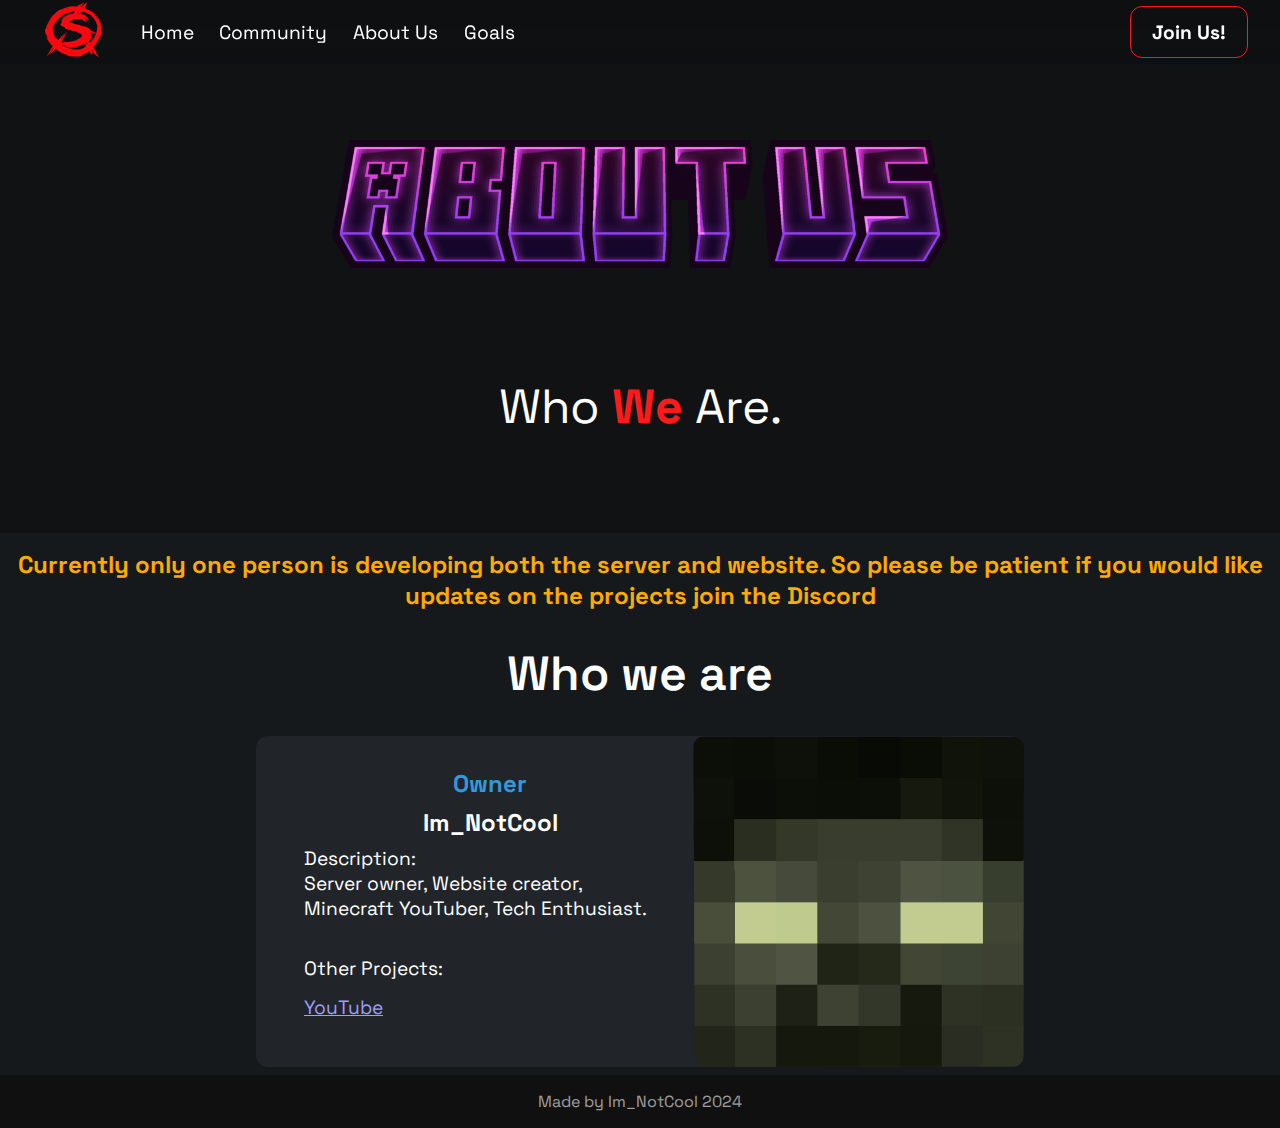
<file: about.html>
<!DOCTYPE html>
<html lang="en">
  <head>
    <meta charset="UTF-8">
    <meta http-equiv="X-UA-Compatible" content="IE=edge">
    <meta name="viewport" content="width=device-width, initial-scale=1.0">
    <title>Velocity SMP | About Us</title>
    <link rel="icon" type="image/png" href="media/favicon-v4.png">
    <link rel="stylesheet" href="media/style.css">
    <link href="https://fonts.bunny.net/css?family=Space+Grotesk:wght@500&display=swap" rel="stylesheet">
    <link rel="stylesheet" href="https://cdnjs.cloudflare.com/ajax/libs/font-awesome/4.7.0/css/font-awesome.min.css">
</head>
<body>
    <script src="https://ajax.googleapis.com/ajax/libs/jquery/3.5.1/jquery.min.js"></script>
    <nav class="desktop_navbar">
      <a href="index.html"><img class="desktop_navbar_logo_img" src="media/small-icon-v5.png" alt="logo"></a>
      <a href="index.html" class="desktop_navbar_link">Home</a>
      <a href="community.html" class="desktop_navbar_link">Community</a>
      <a href="about.html" class="desktop_navbar_link scroll">About Us</a>
      <a href="goals.html" class="desktop_navbar_link">Goals</a>
      <div class="desktop_navbar_link2_div">
          <a href="#join" class="desktop_navbar_link2 scroll">Join Us!</a>
      </div>
    </nav>
    <div class="mobile_navbar">
      <a href="#" class="mobile_navbar_logo_img_a"><img class="mobile_navbar_logo_img" src="media/V-logo-small.png" alt="logo"></a>
      <div id="mobile_navbar_links">
          <a class="mobile_navbar_link" onclick="mobile_navbar_link_hider()" href="index.html">Home</a>
          <a class="mobile_navbar_link scroll" onclick="mobile_navbar_link_hider()" href="#discord">Community</a>
          <a class="mobile_navbar_link scroll" onclick="mobile_navbar_link_hider()" href="about.html">About Us</a> <!-- Href was orginaly #about-->
          <a class="mobile_navbar_link scroll" onclick="mobile_navbar_link_hider()" href="goals.html">Goals</a>
          <a class="mobile_navbar_link scroll" onclick="mobile_navbar_link_hider()" href="#join">Join Us</a>
        </div>
        <div class="icon" onclick="mobile_navbar_link_hider()">
            <i class="fa fa-bars"></i>
        </div>
        <script>
            function mobile_navbar_link_hider() {
            var x = document.getElementById("mobile_navbar_links");
            if (x.style.display === "flex") {
                x.style.display = "none";
            } else {
                x.style.display = "flex";
            }
            } 
        </script>
    </div>
    <div class="mainflex">
        <div class="main1">
          <a class="main1_logo_a" href="#">
            <img class="main1_logo" src="media/aboutAssets/about-us-title.png" alt="VelocitySMP title">
          </a>
          <div class="main1_description">
            <a>Who </a>
            <a class="main1_actcent">We </a><a>Are.</a>
            <!-- Remove (W.I.P) After Compleation -->   
        </div>
        <div id="about"></div>
      <div class="main5">
        <a class="notice">Currently only one person is developing both the server and website. So please be patient if you would like updates on the projects join the Discord</a>
        <a class="headline">Who we are</a>
        <div class="main5_admin_div">
          <div class="main5_admins_div main5_admins_dev_type2">
            <img class="main5_admins_img" alt="admin member img" src="media/head.png">
            <div class="main5_admins_description_div">
              <a class="main5_admins_description_rank main5_admins_description_rank_owner">Owner</a>
              <a class="main5_admins_description_title" href="#about">Im_NotCool</a>
              <a class="main5_admins_description">Description:<br>Server owner, Website creator, Minecraft YouTuber, Tech Enthusiast.</a>
              <br>
              <!-- Other Projects -->
              <a class="main5_admins_description">Other Projects:<br></a>
              <!-- LittleLink -->
              <a class="main5_admins_description" href="https://www.youtube.com/@Im_NotCoolMC">YouTube</a>
            </div>
        <!-- Extra people cards 
          </div>
          <div class="main5_admins_div main5_admins_dev_type1">
            <img class="main5_admins_img" alt="admin member img" src="media/member_placeholder.webp">
            <div class="main5_admins_description_div">
              <a class="main5_admins_description_rank main5_admins_description_rank_admin">[Admin]</a>
              <a class="main5_admins_description_title" href="https://example.com">Admin Name</a>
              <a class="main5_admins_description">Admin<br>description</a>
            </div>
          </div>
        </div>
        <div class="main5_supporter_div">
          <div class="main5_supporters_div">
            <img class="main5_supporters_img" alt="supporters member img" src="media/member_placeholder.webp">
            <div class="main5_supporters_description_div">
              <a class="main5_supporters_description_rank main5_supporters_description_rank_supporter">[Supporter]</a>
              <a class="main5_supporters_description_title">Replacable Supporter 1</a>
              <a class="main5_supporters_description">Supporter<br>Description</a>
            </div>
          </div>
          <div class="main5_supporters_div">
            <img class="main5_supporters_img" alt="supporters member img" src="media/member_placeholder.webp">
            <div class="main5_supporters_description_div">
              <a class="main5_supporters_description_rank main5_supporters_description_rank_supporter">[Supporter]</a>
              <a class="main5_supporters_description_title">Replacable Supporter 2</a>
              <a class="main5_supporters_description">Supporter<br>Description</a>
            </div>
          </div>
          <div class="main5_supporters_div">
            <img class="main5_supporters_img" alt="supporters member img" src="media/member_placeholder.webp">
            <div class="main5_supporters_description_div">
              <a class="main5_supporters_description_rank main5_supporters_description_rank_supporter">[Supporter]</a>
              <a class="main5_supporters_description_title">Replacable Supporter 3</a>
              <a class="main5_supporters_description">Supporter<br>Description</a>
            </div>
          </div>
          <div class="main5_supporters_div">
            <img class="main5_supporters_img" alt="supporters member img" src="media/member_placeholder.webp">
            <div class="main5_supporters_description_div">
              <a class="main5_supporters_description_rank main5_supporters_description_rank_supporter">[Supporter]</a>
              <a class="main5_supporters_description_title">Replacable Supporter 4</a>
              <a class="main5_supporters_description">Supporter<br>Description</a>
            </div>
          </div>
        -->
        <br>
        <br>
    
      </div>
              </div>
            </div>
          </div>
        </div>
      </div>
    </div>
    <footer class="copyright_div">
      <a href="https://github.com/fir15playz" class="copyright">Made by Im_NotCool 2024</a>
    </footer>
  </body>
</html>
</file>
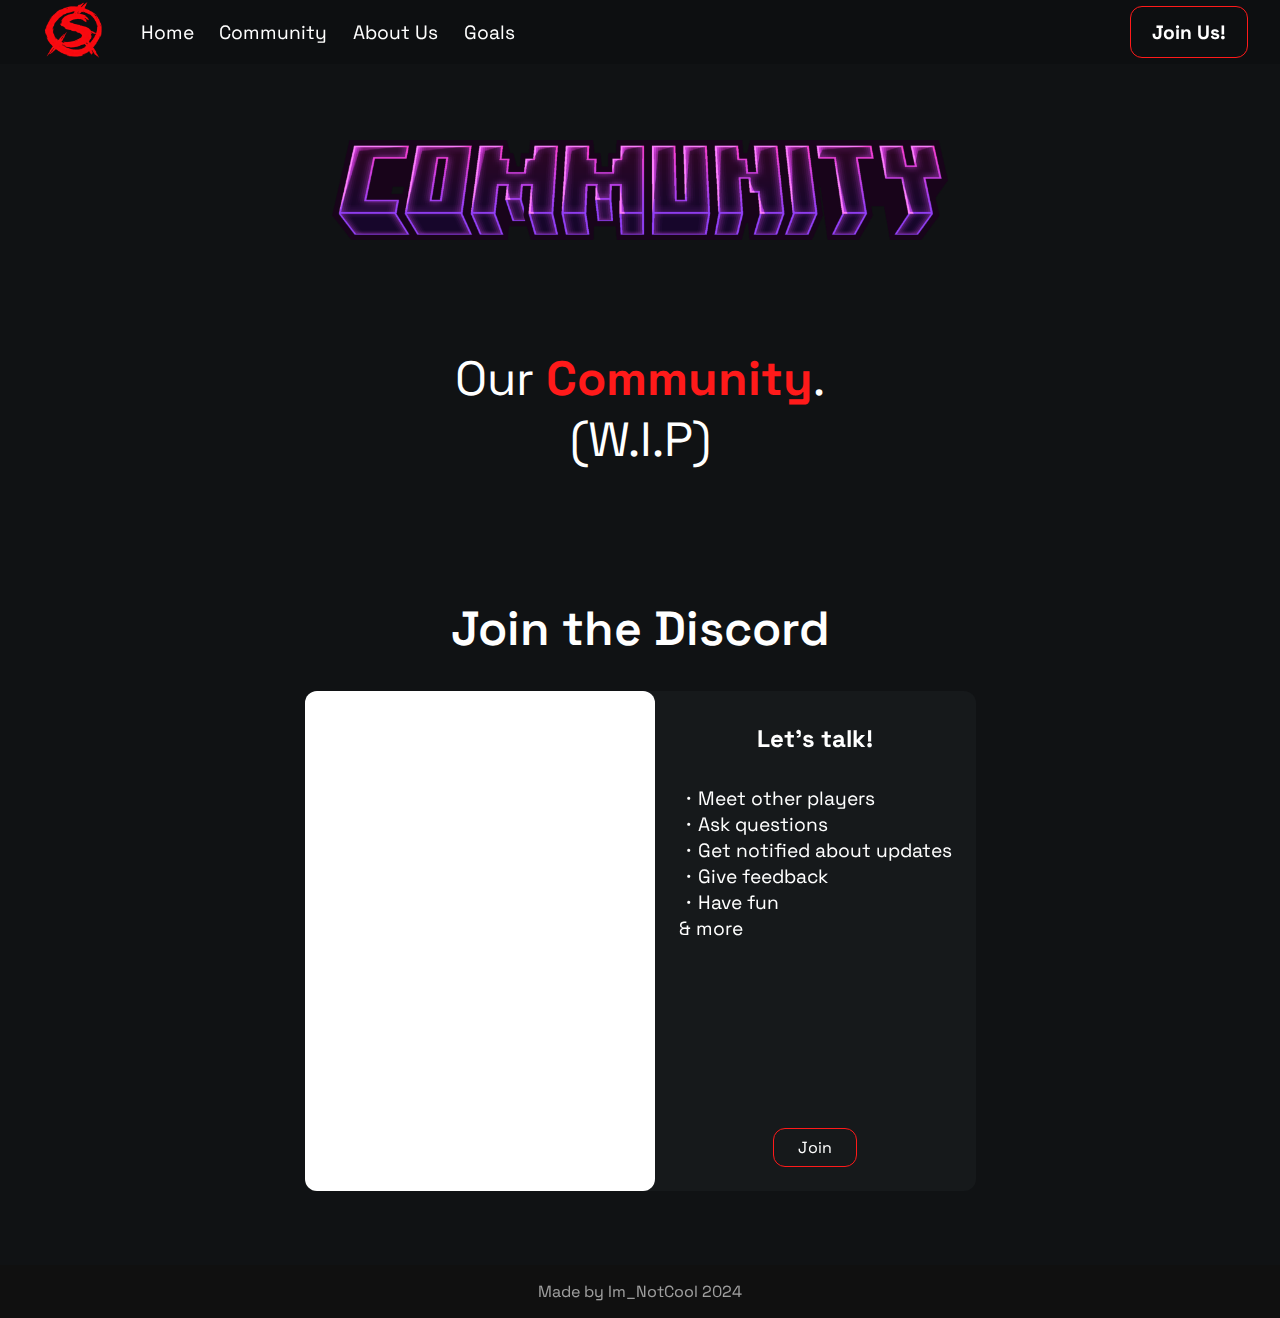
<file: community.html>
<!DOCTYPE html>
<html lang="en">
  <head>
    <meta charset="UTF-8">
    <meta http-equiv="X-UA-Compatible" content="IE=edge">
    <meta name="viewport" content="width=device-width, initial-scale=1.0">
    <title>Velocity SMP | Community</title>
    <link rel="icon" type="image/png" href="media/favicon-v4.png">
    <link rel="stylesheet" href="media/style.css">
    <link href="https://fonts.bunny.net/css?family=Space+Grotesk:wght@500&display=swap" rel="stylesheet">
    <link rel="stylesheet" href="https://cdnjs.cloudflare.com/ajax/libs/font-awesome/4.7.0/css/font-awesome.min.css">
</head>
<body>
    <script src="https://ajax.googleapis.com/ajax/libs/jquery/3.5.1/jquery.min.js"></script>
    <nav class="desktop_navbar">
      <a href="index.html"><img class="desktop_navbar_logo_img" src="media/small-icon-v5.png" alt="logo"></a>
      <a href="index.html" class="desktop_navbar_link">Home</a>
      <a href="community.html" class="desktop_navbar_link">Community</a>
      <a href="about.html" class="desktop_navbar_link">About Us</a>
      <a href="goals.html" class="desktop_navbar_link">Goals</a>
      <div class="desktop_navbar_link2_div">
          <a href="#join" class="desktop_navbar_link2 scroll">Join Us!</a>
      </div>
    </nav>
    <div class="mobile_navbar">
      <a href="#" class="mobile_navbar_logo_img_a"><img class="mobile_navbar_logo_img" src="media/V-logo-small.png" alt="logo"></a>
      <div id="mobile_navbar_links">
          <a class="mobile_navbar_link" onclick="mobile_navbar_link_hider()" href="index.html">Home</a>
          <a class="mobile_navbar_link scroll" onclick="mobile_navbar_link_hider()" href="community.html">Community</a>
          <a class="mobile_navbar_link scroll" onclick="mobile_navbar_link_hider()" href="about.html">About Us</a> <!-- Href was orginaly #about-->
          <a class="mobile_navbar_link scroll" onclick="mobile_navbar_link_hider()" href="goals.html">Goals</a>
          <a class="mobile_navbar_link scroll" onclick="mobile_navbar_link_hider()" href="#join">Join Us</a>
        </div>
      <div class="icon" onclick="mobile_navbar_link_hider()">
        <i class="fa fa-bars"></i>
      </div>
        <script>
            function mobile_navbar_link_hider() {
            var x = document.getElementById("mobile_navbar_links");
            if (x.style.display === "flex") {
                x.style.display = "none";
            } else {
                x.style.display = "flex";
            }
            } 
        </script>
    </div>
    <div class="mainflex">
      <div class="main1">
        <a class="main1_logo_a" href="#">
          <img class="main1_logo" src="media/communityAssets/community.png" alt="VelocitySMP title">
        </a>
        <div class="main1_description">
          <a>Our</a>
          <a class="main1_actcent">Community</a><a>.</a>
          <!-- Remove (W.I.P) After Compleation -->
          <br>
          <a>(W.I.P)</a>
        </div>
    <div class="mainflex">
      <div id="discord"></div>
      <div class="main4">
        <a class="headline">Join the Discord</a>
        <div class="main4_dc_div">
          <iframe class="main4_dc_widget" src="https://discord.com/widget?id=1316975834610794567&theme=dark" width="350" height="500" title="discord" sandbox="allow-popups allow-popups-to-escape-sandbox allow-same-origin allow-scripts"></iframe>
          <div class="main4_dc_description_div">
            <a class="main4_dc_description_title">Let's talk!</a>
            <a class="main4_dc_description"> ・Meet other players <br> ・Ask questions <br> ・Get notified about updates <br> ・Give feedback  <br> ・Have fun<br> &amp; more </a>
            <a href="https://discord.gg/Nxh2zXxYJ7" class="main4_dc_button_a">
              <div class="main4_dc_button">Join</div>
            </a>
          </div>
        </div>
      </div>
    </div><div class="mainflex">
    <!-- Extra <br> -->
        <br>
        <br>

        </div>
      </div>
    </div>
    <footer class="copyright_div">
      <a href="https://github.com/fir15playz" class="copyright">Made by Im_NotCool 2024</a>
    </footer>
  </body>
</html>
</file>
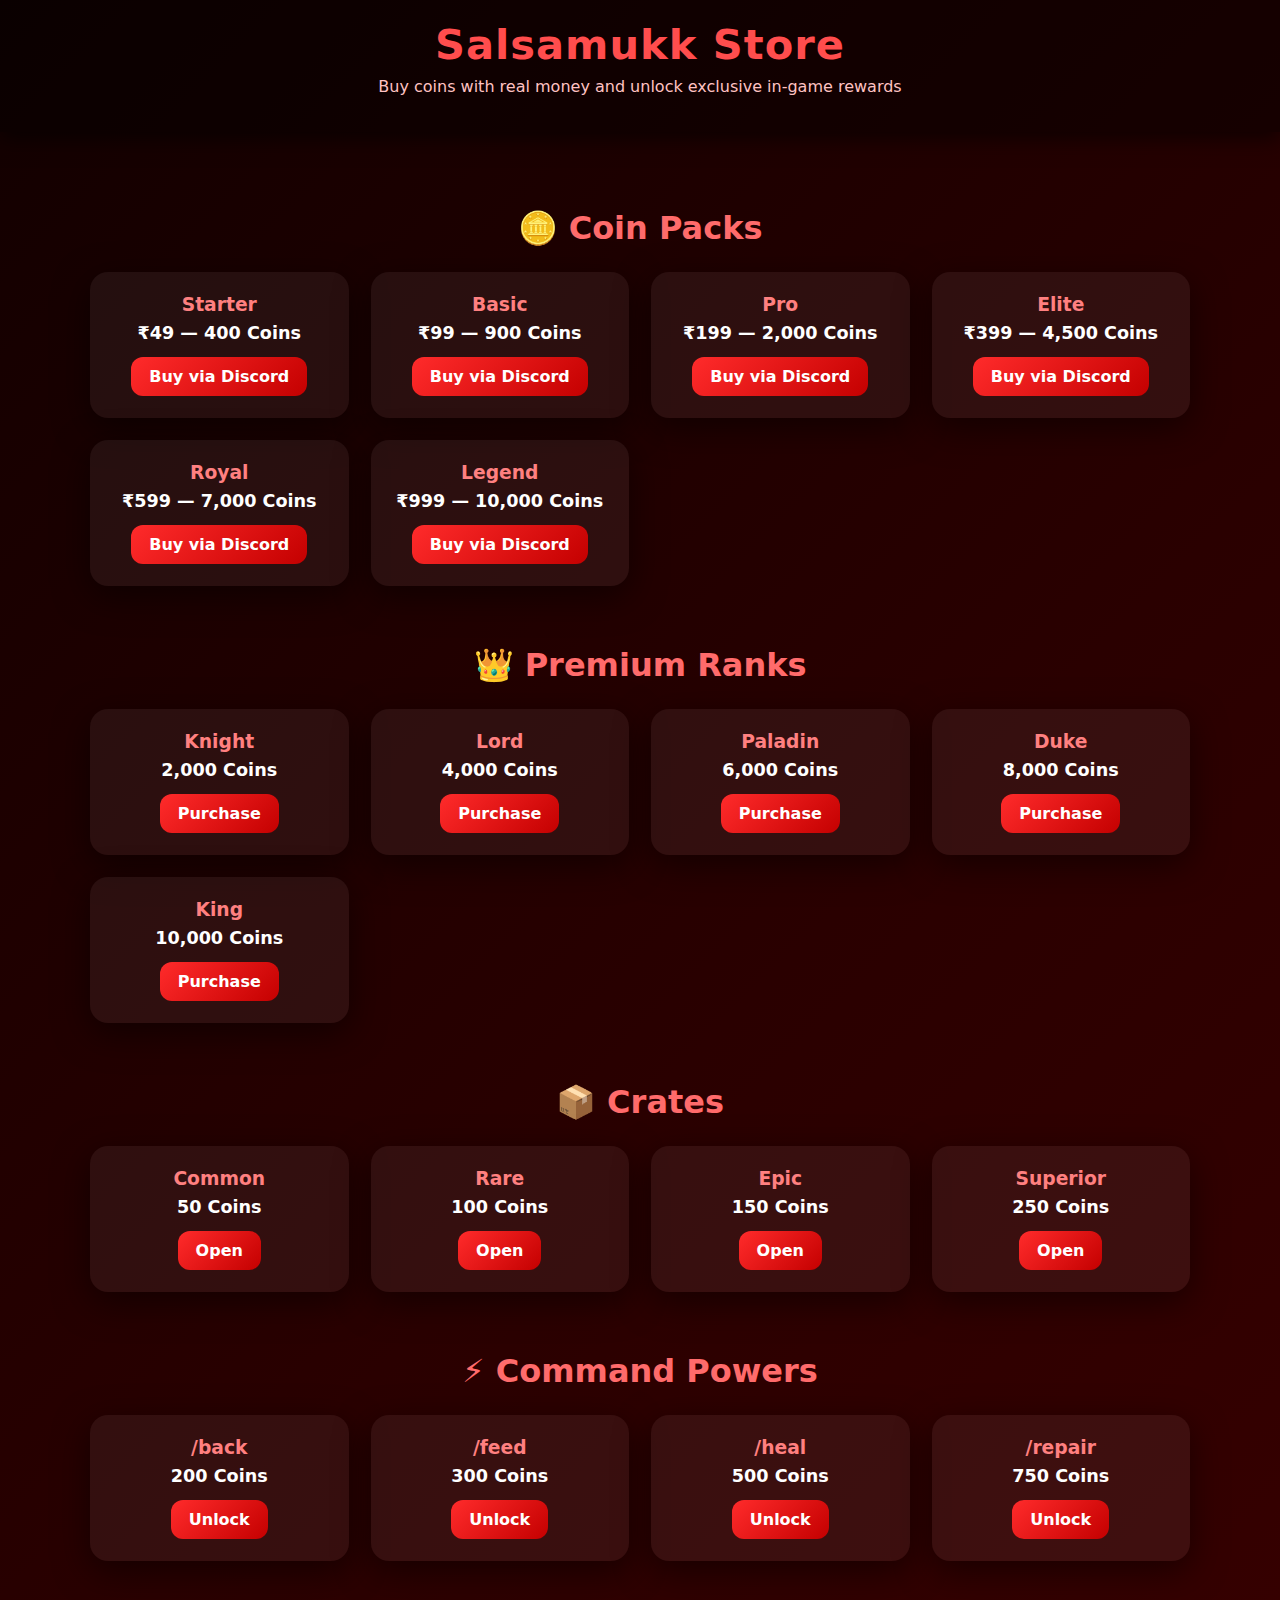
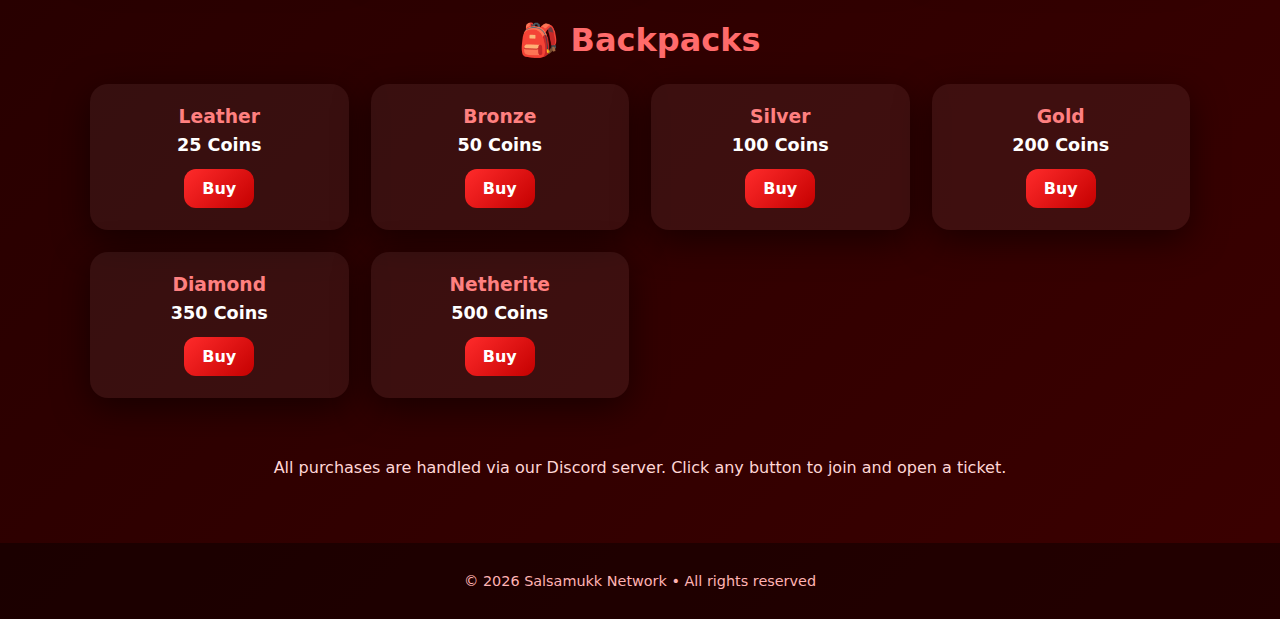
<file: store.html>
<!DOCTYPE html>
<html lang="en">
<head>
  <meta charset="UTF-8" />
  <meta name="viewport" content="width=device-width, initial-scale=1.0" />
  <title>Salsamukk Store</title>
  <meta name="description" content="Official Salsamukk Minecraft Server Store – Buy coins, ranks, crates, commands, and backpacks." />
  <style>
    body {
      margin: 0;
      font-family: system-ui, -apple-system, Segoe UI, Roboto, Ubuntu, Cantarell, "Helvetica Neue", Arial, sans-serif;
      background: linear-gradient(135deg, #120000, #2a0000, #3b0000);
      color: #ffffff;
    }

    header {
      padding: 20px;
      text-align: center;
      background: rgba(0,0,0,0.4);
      box-shadow: 0 6px 20px rgba(0,0,0,0.6);
    }

    header h1 {
      margin: 0;
      font-size: 2.6rem;
      color: #ff4d4d;
      letter-spacing: 1px;
    }

    header p {
      margin-top: 8px;
      color: #ffc2c2;
    }

    .container {
      max-width: 1100px;
      margin: auto;
      padding: 50px 20px;
    }

    .section {
      margin-bottom: 60px;
    }

    .section h2 {
      text-align: center;
      color: #ff6b6b;
      margin-bottom: 25px;
      font-size: 2rem;
    }

    .grid {
      display: grid;
      grid-template-columns: repeat(auto-fit, minmax(220px, 1fr));
      gap: 22px;
    }

    .card {
      background: rgba(255,255,255,0.06);
      border-radius: 18px;
      padding: 22px;
      text-align: center;
      box-shadow: 0 10px 35px rgba(0,0,0,0.5);
      transition: transform 0.2s ease, box-shadow 0.2s ease;
    }

    .card:hover {
      transform: translateY(-6px);
      box-shadow: 0 18px 45px rgba(0,0,0,0.7);
    }

    .card h3 {
      margin-top: 0;
      margin-bottom: 8px;
      color: #ff8080;
    }

    .price {
      font-size: 1.1rem;
      font-weight: 600;
      margin-bottom: 14px;
    }

    .buy-btn {
      display: inline-block;
      padding: 10px 18px;
      border-radius: 12px;
      background: linear-gradient(135deg, #ff2b2b, #c40000);
      color: #ffffff;
      text-decoration: none;
      font-weight: 700;
      transition: transform 0.15s ease, box-shadow 0.15s ease;
    }

    .buy-btn:hover {
      transform: scale(1.05);
      box-shadow: 0 8px 25px rgba(255,0,0,0.6);
    }

    footer {
      text-align: center;
      padding: 30px 15px;
      background: rgba(0,0,0,0.4);
      color: #ffb3b3;
      font-size: 0.9rem;
    }

    .note {
      text-align: center;
      margin-top: 40px;
      color: #ffd6d6;
    }
  </style>
</head>
<body>

  <header>
    <h1>Salsamukk Store</h1>
    <p>Buy coins with real money and unlock exclusive in‑game rewards</p>
  </header>

  <div class="container">

    <div class="section">
      <h2>🪙 Coin Packs</h2>
      <div class="grid">
        <div class="card"><h3>Starter</h3><div class="price">₹49 — 400 Coins</div><a class="buy-btn" href="https://discord.gg/ehYcSbRQS6">Buy via Discord</a></div>
        <div class="card"><h3>Basic</h3><div class="price">₹99 — 900 Coins</div><a class="buy-btn" href="https://discord.gg/ehYcSbRQS6">Buy via Discord</a></div>
        <div class="card"><h3>Pro</h3><div class="price">₹199 — 2,000 Coins</div><a class="buy-btn" href="https://discord.gg/ehYcSbRQS6">Buy via Discord</a></div>
        <div class="card"><h3>Elite</h3><div class="price">₹399 — 4,500 Coins</div><a class="buy-btn" href="https://discord.gg/ehYcSbRQS6">Buy via Discord</a></div>
        <div class="card"><h3>Royal</h3><div class="price">₹599 — 7,000 Coins</div><a class="buy-btn" href="https://discord.gg/ehYcSbRQS6">Buy via Discord</a></div>
        <div class="card"><h3>Legend</h3><div class="price">₹999 — 10,000 Coins</div><a class="buy-btn" href="https://discord.gg/ehYcSbRQS6">Buy via Discord</a></div>
      </div>
    </div>

    <div class="section">
      <h2>👑 Premium Ranks</h2>
      <div class="grid">
        <div class="card"><h3>Knight</h3><div class="price">2,000 Coins</div><a class="buy-btn" href="https://discord.gg/ehYcSbRQS6">Purchase</a></div>
        <div class="card"><h3>Lord</h3><div class="price">4,000 Coins</div><a class="buy-btn" href="https://discord.gg/ehYcSbRQS6">Purchase</a></div>
        <div class="card"><h3>Paladin</h3><div class="price">6,000 Coins</div><a class="buy-btn" href="https://discord.gg/ehYcSbRQS6">Purchase</a></div>
        <div class="card"><h3>Duke</h3><div class="price">8,000 Coins</div><a class="buy-btn" href="https://discord.gg/ehYcSbRQS6">Purchase</a></div>
        <div class="card"><h3>King</h3><div class="price">10,000 Coins</div><a class="buy-btn" href="https://discord.gg/ehYcSbRQS6">Purchase</a></div>
      </div>
    </div>

    <div class="section">
      <h2>📦 Crates</h2>
      <div class="grid">
        <div class="card"><h3>Common</h3><div class="price">50 Coins</div><a class="buy-btn" href="https://discord.gg/ehYcSbRQS6">Open</a></div>
        <div class="card"><h3>Rare</h3><div class="price">100 Coins</div><a class="buy-btn" href="https://discord.gg/ehYcSbRQS6">Open</a></div>
        <div class="card"><h3>Epic</h3><div class="price">150 Coins</div><a class="buy-btn" href="https://discord.gg/ehYcSbRQS6">Open</a></div>
        <div class="card"><h3>Superior</h3><div class="price">250 Coins</div><a class="buy-btn" href="https://discord.gg/ehYcSbRQS6">Open</a></div>
      </div>
    </div>

    <div class="section">
      <h2>⚡ Command Powers</h2>
      <div class="grid">
        <div class="card"><h3>/back</h3><div class="price">200 Coins</div><a class="buy-btn" href="https://discord.gg/ehYcSbRQS6">Unlock</a></div>
        <div class="card"><h3>/feed</h3><div class="price">300 Coins</div><a class="buy-btn" href="https://discord.gg/ehYcSbRQS6">Unlock</a></div>
        <div class="card"><h3>/heal</h3><div class="price">500 Coins</div><a class="buy-btn" href="https://discord.gg/ehYcSbRQS6">Unlock</a></div>
        <div class="card"><h3>/repair</h3><div class="price">750 Coins</div><a class="buy-btn" href="https://discord.gg/ehYcSbRQS6">Unlock</a></div>
      </div>
    </div>

    <div class="section">
      <h2>🎒 Backpacks</h2>
      <div class="grid">
        <div class="card"><h3>Leather</h3><div class="price">25 Coins</div><a class="buy-btn" href="https://discord.gg/ehYcSbRQS6">Buy</a></div>
        <div class="card"><h3>Bronze</h3><div class="price">50 Coins</div><a class="buy-btn" href="https://discord.gg/ehYcSbRQS6">Buy</a></div>
        <div class="card"><h3>Silver</h3><div class="price">100 Coins</div><a class="buy-btn" href="https://discord.gg/ehYcSbRQS6">Buy</a></div>
        <div class="card"><h3>Gold</h3><div class="price">200 Coins</div><a class="buy-btn" href="https://discord.gg/ehYcSbRQS6">Buy</a></div>
        <div class="card"><h3>Diamond</h3><div class="price">350 Coins</div><a class="buy-btn" href="https://discord.gg/ehYcSbRQS6">Buy</a></div>
        <div class="card"><h3>Netherite</h3><div class="price">500 Coins</div><a class="buy-btn" href="https://discord.gg/ehYcSbRQS6">Buy</a></div>
      </div>
    </div>

    <p class="note">All purchases are handled via our Discord server. Click any button to join and open a ticket.</p>

  </div>

  <footer>
    © 2026 Salsamukk Network • All rights reserved
  </footer>

</body>
</html>
</file>
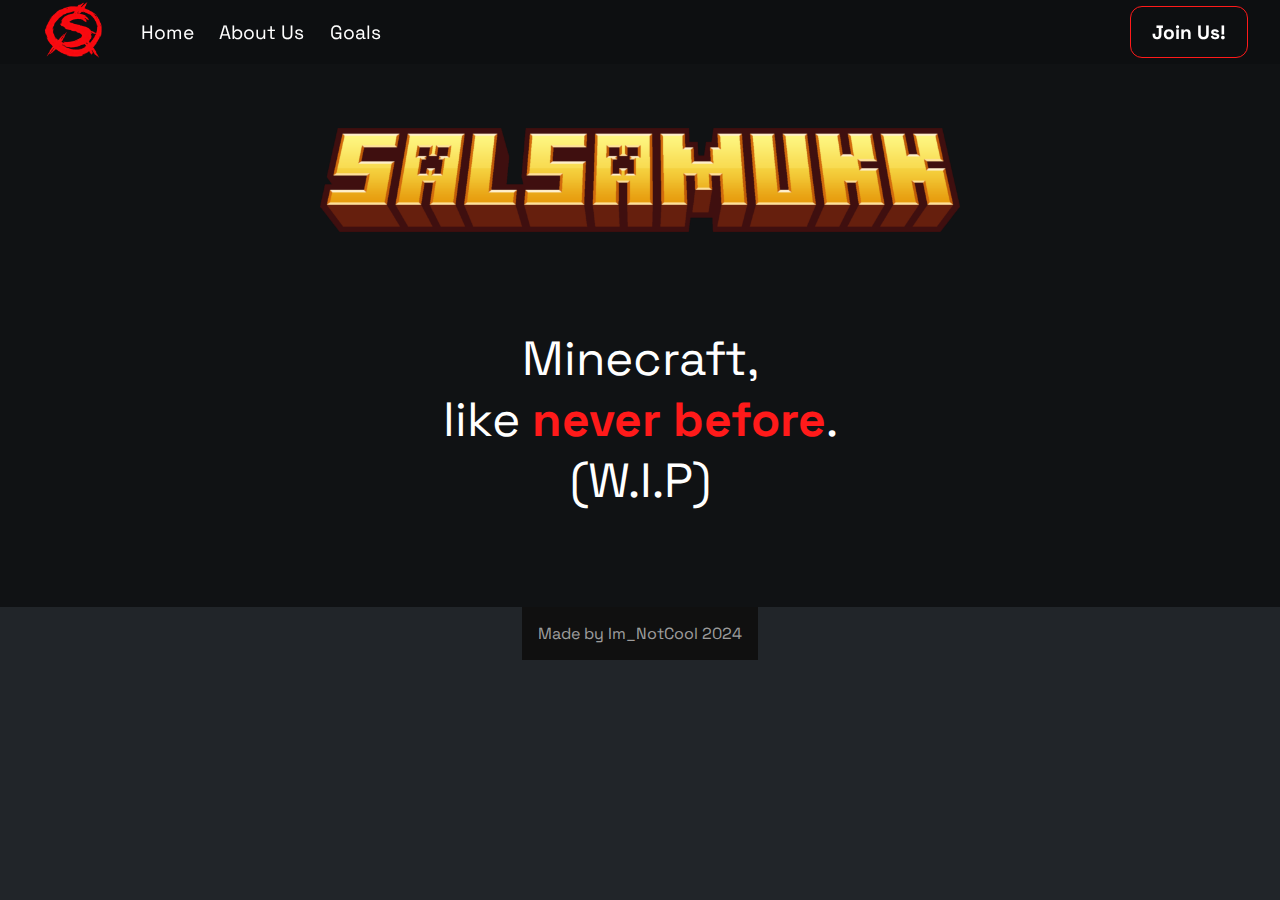
<file: template.html>
<!DOCTYPE html>
<html lang="en">
  <head>
    <meta charset="UTF-8">
    <meta http-equiv="X-UA-Compatible" content="IE=edge">
    <meta name="viewport" content="width=device-width, initial-scale=1.0">
    <title>Velocity SMP | TemplateTemplate</title>
    <link rel="icon" type="image/png" href="media/favicon-v4.png">
    <link rel="stylesheet" href="media/style.css">
    <link href="https://fonts.bunny.net/css?family=Space+Grotesk:wght@500&display=swap" rel="stylesheet">
    <link rel="stylesheet" href="https://cdnjs.cloudflare.com/ajax/libs/font-awesome/4.7.0/css/font-awesome.min.css">
</head>
<body>
    <script src="https://ajax.googleapis.com/ajax/libs/jquery/3.5.1/jquery.min.js"></script>
    <nav class="desktop_navbar">
      <a href="index.html"><img class="desktop_navbar_logo_img" src="media/small-icon-v5.png" alt="logo"></a>
      <a href="index.html" class="desktop_navbar_link">Home</a>
      <a href="community.html" class="desktop_navbar_link">About Us</a>
      <a href="goals.html" class="desktop_navbar_link">Goals</a>
      <div class="desktop_navbar_link2_div">
          <a href="#join" class="desktop_navbar_link2 scroll">Join Us!</a>
      </div>
    </nav>
    <div class="mobile_navbar">
      <a href="#" class="mobile_navbar_logo_img_a"><img class="mobile_navbar_logo_img" src="media/V-logo-small.png" alt="logo"></a>
      <div id="mobile_navbar_links">
          <a class="mobile_navbar_link" onclick="mobile_navbar_link_hider()" href="#">Home</a>
          <a class="mobile_navbar_link scroll" onclick="mobile_navbar_link_hider()" href="#discord">Community</a>
          <a class="mobile_navbar_link scroll" onclick="mobile_navbar_link_hider()" href="about.html">About Us</a> <!-- Href was orginaly #about-->
          <a class="mobile_navbar_link scroll" onclick="mobile_navbar_link_hider()" href="goals.html">Goals</a>
          <a class="mobile_navbar_link scroll" onclick="mobile_navbar_link_hider()" href="#join">Join Us</a>
        </div>
        <div class="icon" onclick="mobile_navbar_link_hider()">
            <i class="fa fa-bars"></i>
        </div>
        <script>
            function mobile_navbar_link_hider() {
            var x = document.getElementById("mobile_navbar_links");
            if (x.style.display === "flex") {
                x.style.display = "none";
            } else {
                x.style.display = "flex";
            }
            } 
        </script>
    </div>
    <div class="mainflex">
      <div class="main1">
        <a class="main1_logo_a" href="#">
          <img class="main1_logo" src="media/VelocitySMP-MC-Title.png" alt="VelocitySMP title">
        </a>
        <div class="main1_description">
          <a>Minecraft,<br>like</a>
          <a class="main1_actcent">never before</a><a>.</a>
          <!-- Remove (W.I.P) After Compleation -->
          <br>
          <a>(W.I.P)</a>
        
        <!-- Input Page Content -->





        <!-- Footer -->
      </div>
    </div>
    <footer class="copyright_div">
      <a href="https://github.com/fir15playz" class="copyright">Made by Im_NotCool 2024</a>
    </footer>
  </body>
</html>
</file>
<file: media/style.css>
:root {
    --nice-padding: 6rem;
    --roundness: 0.75rem;

    /* 🔴 BRIGHT RED ACCENTS */
    --accent1: #ff1a1a;          /* primary red */
    --accent2: #cc0000;          /* darker red */
    --accent2_transp: #ff1a1a55; /* transparent red */

    --background1: #212529;
    --background2: #16191b;

    color-scheme: dark;
}


.notice {
    margin-top: 1rem;
    font-weight: 800;
    font-size: 1.5rem;
    color:var(--accent1);
    text-align: center;
    color: #ffaa00;
}

span {
    font-family: 'Space Grotesk', sans-serif;
}

body {
    font-family:'Space Grotesk', sans-serif;
    background-color: var(--background1);
    color: white;
    margin:0px;
}


#more {
    padding-top:5rem;
    margin-top: -5rem;
}
#discord {
    padding-top:5rem;
    margin-top: -5rem;
}
#about {
    padding-top:5rem;
    margin-top: -5rem;
}
#join {
    padding-top:5rem;
    margin-top: -5rem;
}


.banner {
    display: flex;
    position: fixed;
    background-color: #ff000099;
    width: 100%;
    height: 3rem;
    z-index: 10;
    font-size: 2rem;
    font-weight: 600;
    justify-content: center;
    backdrop-filter: blur(15px);
    align-content: center;
    padding-top: .4rem;
}



.headline {
    margin-top: 2rem;
    color: #fff;
    font-size:3rem;
    text-align: center;
    font-weight: 600;
}

.desktop_navbar {
    position:fixed;
    display: flex;
    height: 4rem;
    width: 100%;
    top: 0;
    right: 0;
    left: 0;
    bottom:0;
    background-color: #00000022;
    backdrop-filter: blur(15px);
    z-index: 5;
    align-items: center;
    justify-content: center;
    flex-direction: row;
}

.desktop_navbar_logo_img {
    width: 5rem;
    padding-left: 2rem;
    padding-right: 1rem;
}

.desktop_navbar_link {
    font-size: 1.2rem;
    padding: .8rem;
    transition: all .5s;
    text-decoration: none;
    color: #fff;
    text-align: center;
}
.desktop_navbar_link:hover {
    color: var(--accent1);
}

.desktop_navbar_link2 {
    padding:.5rem;
    color: #fff;
    text-decoration: none;
    text-align: center;
}
.desktop_navbar_link2_div {
    font-size: 1.2rem;
    padding: .8rem;
    transition: all .5s;
    margin-left: auto;
    margin-right: 2rem;
    font-weight: 700;
    border: solid 1px var(--accent1);
    border-radius: var(--roundness);
    text-align: center;
}
.desktop_navbar_link2_div:hover {
    border: solid 1px var(--accent2);
    background-color: var(--accent2);
    transform: scale(1.05)
}

.mobile_navbar {
    display: none;
    overflow: hidden;
    background-color: #00000033;
    backdrop-filter: blur(15px);
    position: fixed;
    width: 100%;
    z-index: 5;
    flex-direction: row;
    min-height: 53px;
}

.mobile_navbar_logo_img {
    position: absolute;
    display: block;
    height: 42px;
    padding-left: .5rem;
    top: 0;
    left: 0;
    padding-top: 3.5px;
}

.mobile_navbar #mobile_navbar_links {
    display: none;
    margin-top: 53px;
    flex-direction: column;
    align-items: center;
    width: 100%;
    background-color: #00000011;
}

.mobile_navbar_link {
    padding:.5rem;
}

.mobile_navbar a {
    color: white;
    text-decoration: none;
    font-size: 17px;
    display: block;
}

.mobile_navbar .icon {
    background-color: #00000044;
    display: block;
    position: absolute;
    right: 0;
    top: 0;
    padding: 16px;
}

.mobile_navbar_logo_img_a {
    display: block;
    background-color: #00000022;
} 



.mainflex {
    display: flex;
    align-items: center;
    align-content: center;
    justify-content: center;
    flex-direction: column;
}

.main1 {
    padding-top: calc(var(--nice-padding) + 2rem);
    display:flex;
    width: 100%;
    align-self: center;
    flex-direction: column;
    align-items: center;
    align-content: center;
    justify-content: center;
    background: rgba(0, 0, 0, .5) url('https://imgur.com/cGMLytH.png');
    background-blend-mode: darken;
    background-repeat: no-repeat;
    background-position: 50% 50%;
}

.main1_logo_a {
    margin-bottom: var(--nice-padding);
    cursor: default;
}

.main1_logo {
    display: block;
    align-self: center;
    margin-left:auto;
    margin-right: auto;
    transition: all .5s;
    max-width: 40rem;
}
.main1_logo:hover {
    transform: scale(1.05)
}

.main1_description {
    text-align: center;
    font-size:3rem;
    margin-bottom: var(--nice-padding);
    margin-left: 1rem;
    margin-right: 1rem;
}

.main1_actcent {
    font-weight: 800;
    color:var(--accent1);
}

.main1_ipcopier {
    padding: 1rem;
    padding-left: 2rem;
    padding-right: 2rem;
    font-size: 2rem;
    background-color: var(--accent2_transp);
    border: 0px;
    border-radius: var(--roundness);
    color: white;
    transition: all .5s;
    cursor:pointer;
    position: relative;
}

.main1_ipcopier:hover {
    background-color: var(--accent2);
    transform: scale(1.05)
}

.main1_ipcopier_text1 {
    font-size:2rem;
    font-weight: 800;
}

.main1_ipcopier_text2 {
    font-size:1.5rem;
}

.main1_popup {
    position: absolute;
    left: 50%;
    transform: translate(-50%, -0%);
    text-align: center;
    background-color: rgba(0, 175, 0, 0.1);
    border:solid rgba(0, 175, 0, 1) 1px;
    color: #fff;
    border-radius: var(--roundness);
    z-index: 9999;
    padding-left: 1rem;
    padding-right: 1rem;
    margin-top: -10.5rem;
}

.main1_downarrow {
    opacity: 50%;
    height: 1.5rem;
    padding:2rem;
    transition: all .5s;
}

.main1_downarrow:hover {
    opacity: 100%;
    transform: scale(1.05)
}


/* ---------------------------- */


.main2 {
    display: flex;
    justify-content: center;
    flex-direction: column;
    align-content: center;
    padding-bottom: 1rem;
    background-color: var(--background2);
    width: 100%;
}

.main2_features_div {
    padding-top: 2rem;
    display:flex;
    align-items: center;
    justify-content: center;
    flex-wrap:wrap;
}

.main2_feature {
    display: flex;
    background-color: var(--background1);
    height: 24rem;
    width: 18rem;
    margin: 1rem;
    border-radius: var(--roundness);
    transition: all .5s;
    flex-direction: column;
}

.main2_feature:hover {
    background-color: #00000099;
    transform: scale(1.05)
}

@media (max-width: 1599px) {
    .main2_features_div {
      margin-left: 10rem;
      margin-right: 10rem;
    }
  }
@media (max-width: 1279px) {
    .main2_features_div {
      margin-left: 0rem;
      margin-right: 0rem;
    }
  }


.main2_feature_img {
    width: 100%;
    height: 50%;
    object-fit: cover;
    border-radius: var(--roundness);
}

.main2_feature_headline {
    margin-top: 1rem;
    text-align: center;
    font-size:1.5rem;
    font-weight: 700;
    margin-top: auto;
}

.main2_feature_text {
    margin:1rem;
    text-align: center;
    font-size:1.2rem;
    margin-bottom: auto;
}


.main4 {
    min-height: 10rem;
    width:100%;
    display: flex;
    justify-content: center;
    flex-direction: column;
    align-items: center;
}

.main4_dc_widget {
    border-radius: var(--roundness);
    border: 0;
}

.main4_dc_div {
    margin: 2rem;
    display: flex;
    flex-direction: row;
    background-color: var(--background2);
    border-radius: var(--roundness);
    max-width: 48rem;
}

.main4_dc_description_div {
    display: flex;
    flex-direction: column;
}

.main4_dc_description_title {
    margin: 2rem;
    text-align: center;
    font-size:1.5rem;
    font-weight: 700;

}


.main4_dc_description {
    margin-left:1.5rem;
    margin-right:1.5rem;
    margin-bottom:1.5rem;
    font-size:1.2rem;
}
.main4_dc_button_a{
    text-decoration: none;
    color: #fff;
    text-align: center;
    border: solid var(--accent1) 1px;
    border-radius: var(--roundness);
    margin-top: auto;
    margin-left: auto;
    margin-right: auto;
    margin-bottom: 1.5rem;
    transition: all .5s;
}
.main4_dc_button_a:hover{
    border: solid 1px var(--accent2);
    background-color: var(--accent2);
    transform: scale(1.05)
}
.main4_dc_button {
    padding:.5rem;
    padding-left: 1.5rem;
    padding-right: 1.5rem;
}


/* ---------------------------- */


.main5 {
    background-color: var(--background2);
    min-height: 10rem;
    width:100%;
    display: flex;
    justify-content: center;
    flex-direction: column;
    align-items: center;
}

.main5_admin_div{
    display: flex;
    flex-direction: column;
    align-items: center;
    padding: 1rem 1rem .5rem 1rem;
}
.main5_admins_div{
    display: flex;
    max-width: 46rem;
    min-height: 18rem;
    background-color: var(--background1);
    border-radius: var(--roundness);
    margin-top: 1rem;
    margin-right: 1rem;
    margin-left: 1rem;
}
.main5_admins_dev_type1 {
    flex-direction:row;
    padding-right: 2rem;
}
.main5_admins_dev_type2 {
    flex-direction: row-reverse;
    padding-left: 2rem;
}

.main5_admins_img {
    border-radius: var(--roundness);
    max-width: 45%;
    max-height: 100%;
    align-self: center;
}
.main5_admins_description_div {
    display: flex;
    justify-content: center;
    justify-self: center;
    max-width: 60%;
    padding-top: 2rem;
    padding-bottom: 2rem;
    flex-direction: column;
    padding-left: 1rem;
    padding-right: 1rem;
    margin-left: auto;
    margin-right: auto;
}
.main5_admins_description_rank {
    text-align: center;
    font-size:1.5rem;
    font-weight: 700;
    margin-bottom: .5rem;
}
.main5_admins_description_rank_owner {
    color: #3498db;
}
.main5_admins_description_rank_admin {
    color: #f82f2f;
}
.main5_admins_description_title {
    text-align: center;
    font-size:1.5rem;
    font-weight: 700;
    color: #fff;
    text-decoration: none;
    transition: all .5s;
    margin-bottom: .5rem;
}
.main5_admins_description_title:hover {
    color: var(--accent1);
    transform: scale(1.05)
}

.main5_admins_description {
    margin-bottom: auto;
    font-size:1.2rem;
}


.main5_supporter_div {
    display: flex;
    max-width: 825px;
    justify-content: center;
    align-items: center;
    flex-direction:row;
    flex-wrap: wrap;
    margin-bottom: 1.5rem;
}

.main5_supporters_div {
    width: 23.5rem;
    min-height: 16rem;
    background-color: var(--background1);
    border-radius: var(--roundness);
    margin: .5rem;
    display: flex;
}

.main5_supporters_img {
    border-radius: var(--roundness);
    max-width: 25%;
    max-height: 100%;
    align-self: center;
    margin: 1rem;
}
.main5_supporters_description_div {
    display: flex;
    justify-content: center;
    width: 100%;
    padding: 1rem 1.5rem 1rem 1rem;
    flex-direction: column;
}
.main5_supporters_description_rank {
    text-align: center;
    font-size:1.2rem;
    font-weight: 700;
    margin-bottom: .5rem;
}
.main5_supporters_description_rank_supporter {
    color: #00f8ff;
}
.main5_supporters_description_title {
    text-align: center;
    font-size:1.3rem;
    font-weight: 700;
    color: #fff;
    text-decoration: none;
    transition: all .5s;
    margin-bottom: .5rem;
}
.main5_supporters_description_title:hover {
    color: var(--accent1);
    transform: scale(1.05)
}

.main5_supporters_description {
    font-size:1.2rem;
    margin-bottom: auto;
}


/* ---------------------------- */


.main3 {
    background-color: var(--background1);
    min-height: 10rem;
    width:100%;
    display: flex;
    justify-content: center;
    flex-direction:column;
}

.main3_join_div_div {
    display: flex;
    flex-direction: row;
    justify-content: center;
    flex-wrap: wrap-reverse;
    margin: 1rem;
}

.main3_join_div {
    display: flex;
    flex-direction: column;
    width: 30rem;
    height: 8rem;
    background-color: var(--background2);
    border-radius: var(--roundness);
    margin: 1rem;
    padding: 1rem;
}

.main3_join_title {
    text-align: center;
    font-size:1.5rem;
    font-weight: 700;
    color: #fff;
    text-decoration: none;
    transition: all .5s;
    margin-bottom: .5rem;
}

.main3_join_content_div {
    display: flex;
    flex-direction: row;
    background-color: var(--background1);
    height: 100%;
    border-radius: var(--roundness);
    align-items: center;
    justify-content: center;
}

.main3_join_categories {
    display: flex;
    flex-direction: column;
    text-align: right;
    font-size:1.4rem;
    line-height: 1.5;
    border-right: 3px solid var(--background2);
    padding-right: .75rem;
}
.main3_join_values {
    display: flex;
    flex-direction: column;
    text-align: left;
    font-size:1.4rem;
    line-height: 1.5;
    border-left: 3px solid var(--background2);
    padding-left: .75rem;
}

.server-status-box {
  margin-top: 10px;
  padding: 6px 14px;

  display: flex;
  align-items: center;
  gap: 8px;

  font-family: 'Space Grotesk', sans-serif;
  font-size: 14px;

  background-color: rgba(0, 0, 0, 0.45);
  border: 1px solid #ffffff33;
  border-radius: 999px;

  backdrop-filter: blur(8px);
}
.status-dot {
  width: 10px;
  height: 10px;
  border-radius: 50%;
  background: #00ff7f;
  box-shadow: 0 0 6px #00ff7faa;
}





/* Copyright Text */

.copyright {
    color: #ffffff99;
    text-decoration: none;
}

.copyright_div {
    display: flex;
    justify-content: center;
    padding: 16px;
    width:auto;
    background-color: #101010;
}




@media only screen and (max-width: 600px) {
    .desktop_navbar{
        display:none;
    }
    .mobile_navbar{
        display:flex;
    }
    .headline {
        font-size:1.9rem;
        margin-right: 1rem;
        margin-left: 1rem;
    }
    .main1_logo {
        max-width: 16rem; /* Defualt 16rem */
    }
    .main1_description {
        font-size: 2.5rem;
        margin-bottom: 2rem;
    }
    .main1_ipcopier {
        display: none;
    }
    .main5_admins_img {
        align-self: center;
        padding-top: 1rem;
    }
    .main5_admins_div{
        flex-direction: column;
        min-height: 0;
    }
    .main5_admins_description_div {
        max-width: 100%;
        padding: 2rem;
    }
    .main4_dc_div {
        flex-direction: column;
    }
    .main4_dc_widget {
        height: 20rem;
        width: 100%;
    }
    .main3_join_div {
        min-width: 20rem;
        min-height: 9rem;
    }
    .main3_join_content_div {
        padding:1rem;
    }
    .main5_admins_dev_type1 {
        padding-right: 0;
    }
    .main5_admins_dev_type2 {
        padding-left: 0;
    }
}
@media only screen and (max-width: 360px) {
    .main3_join_categories {
        font-size:1rem;
    }
    .main3_join_values {
        font-size:1rem;
    }
    .main3_join_div {
        min-width: 10rem;
        padding: .5rem;
    }
    .main3_join_div_div {
        margin: .25rem;
    }
}
</file>
